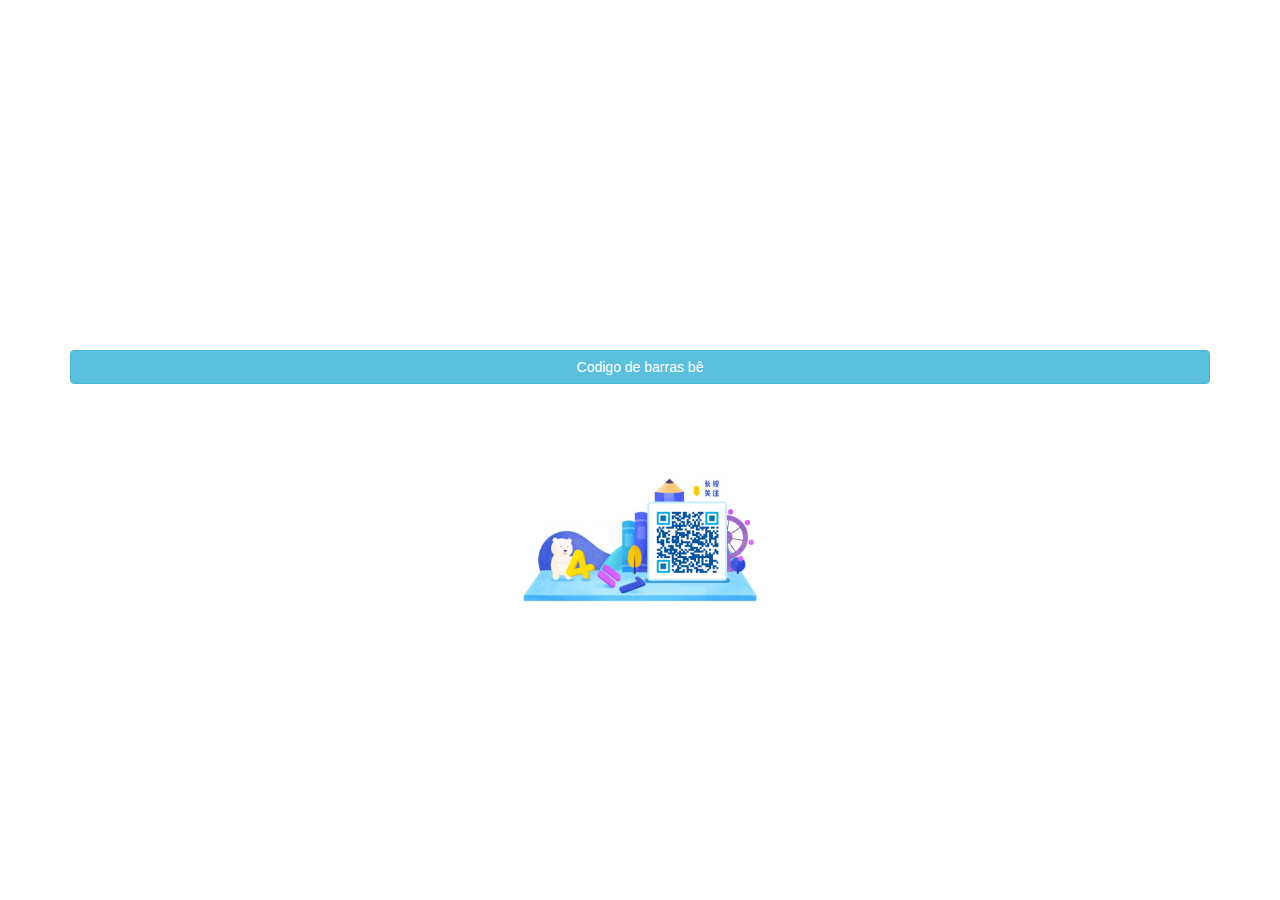
<file: www/index.html>
<!DOCTYPE HTML>
<html>
<head>
  <meta charset="utf-8">
  <meta name="viewport" content="width=device-width, initial-scale=1, maximum-scale=1, user-scalable=no, viewport-fit=cover">
  <meta http-equiv="Content-Security-Policy" content="default-src * data: gap: https://ssl.gstatic.com; style-src * 'unsafe-inline'; script-src * 'unsafe-inline' 'unsafe-eval'">

  <script src="components/loader.js"></script>
  <script src="https://code.jquery.com/jquery-3.4.1.min.js" integrity="sha256-CSXorXvZcTkaix6Yvo6HppcZGetbYMGWSFlBw8HfCJo=" crossorigin="anonymous"></script>
  <script src="components/acao.js"></script>
  

  <link rel="stylesheet" href="components/loader.css">
  <link rel="stylesheet" href="css/style.css">
  <link rel="stylesheet" href="css/bootstrap.min.css">

</head>
<body>


  <div class="container">
    <div class="row">
      <div class="col-xs-12">
       <div class="form-group">
        <button class="btn btn-info btn-block" id="codigoBarra">Codigo de barras bê</button>
       </div>
      </div>
    </div>

    <div class="row">
      <div class="col-xs-12">
        <img src="imagem/gif.gif" alt="">
      </div>
    </div>
  </div>

</body>
</html>
</file>
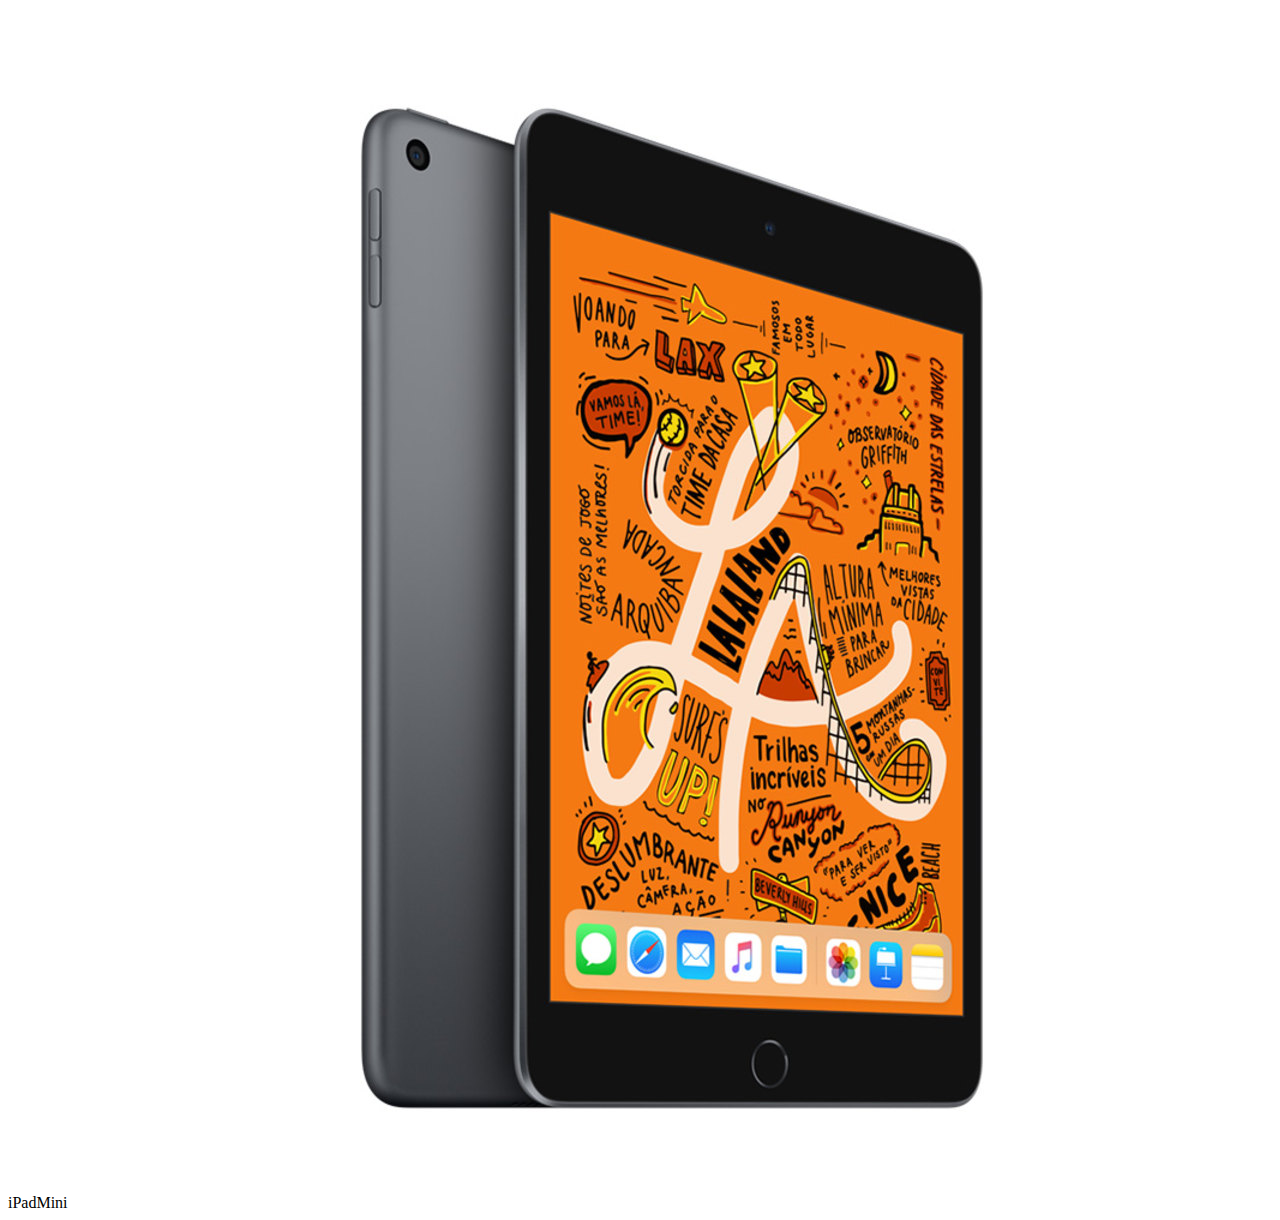
<file: www/1celular.html>
<!DOCTYPE HTML>
<html>
<head>
    <meta charset="utf-8">
    <meta name="viewport" content="width=device-width, height=device-height, initial-scale=1, maximum-scale=1, user-scalable=no">
    <meta http-equiv="Content-Security-Policy" content="default-src * data: gap: https://ssl.gstatic.com; style-src * 'unsafe-inline'; script-src * 'unsafe-inline' 'unsafe-eval'">
    <link rel="stylesheet" href="components/loader.css">
    <script src="components/loader.js"></script>
    <script>
        //
        // TODO: Write JavaScript code here
        //
    </script>
</head>
<body>
   <div class="container">
     <div class="row">
       <div class="col-xs-12">
         <div class="thumbnail">
           <label for="">iPadMini</label>
           <img src="imagem/iPadMini.jpg" alt="">
         </div>
         <label for=""></label>
       </div>
     </div>
   </div>
</body>
</html>
</file>
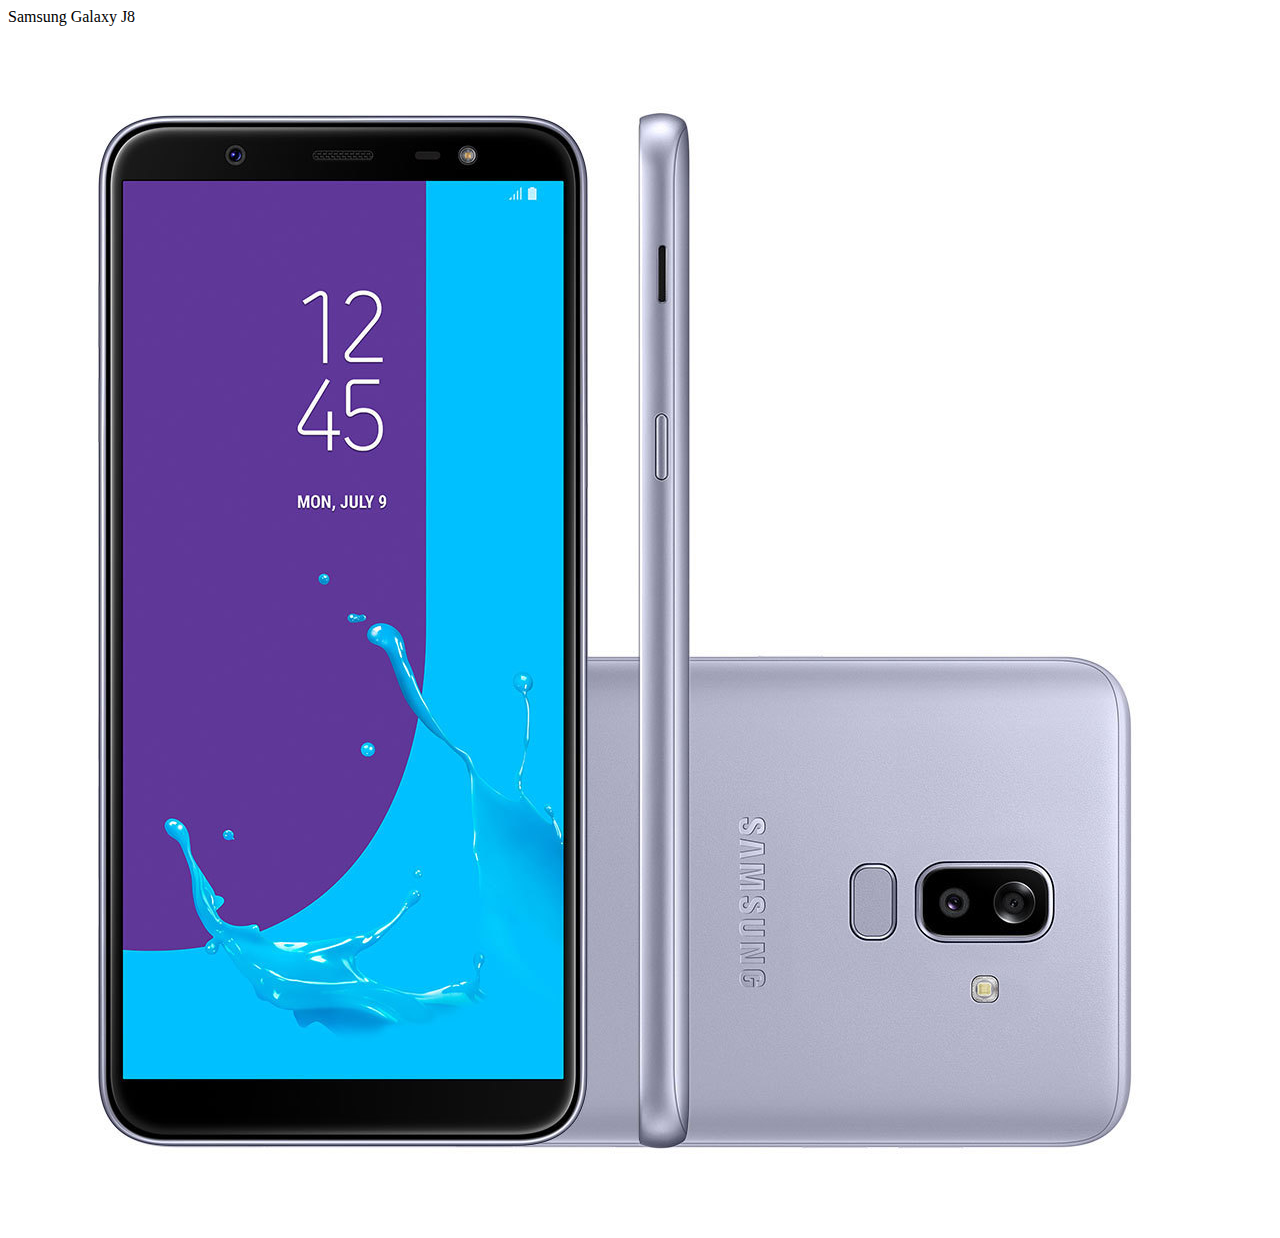
<file: www/2celula.html>
<!DOCTYPE HTML>
<html>
<head>
    <meta charset="utf-8">
    <meta name="viewport" content="width=device-width, height=device-height, initial-scale=1, maximum-scale=1, user-scalable=no">
    <meta http-equiv="Content-Security-Policy" content="default-src * data: gap: https://ssl.gstatic.com; style-src * 'unsafe-inline'; script-src * 'unsafe-inline' 'unsafe-eval'">
    <link rel="stylesheet" href="components/loader.css">
    <script src="components/loader.js"></script>

</head>
<body>

    <div class="container">
     <div class="row">
       <div class="col-xs-12">
         <div class="thumbnail">
           <label for="">Samsung Galaxy J8</label>
           <img src="imagem/Samsung.jpg" alt="">
         </div>
         <label for=""></label>
       </div>
     </div>
   </div>
</body>
</html>
</file>
<file: www/components/loader.css>
/**
 * This is an auto-generated code by Monaca JS/CSS Components.
 * Please do not edit by hand.
 */

/*** <GENERATED> ***/
</file>
<file: www/css/style.css>
/**/
*{
  margin-top: 70px;
 }
 img{
   width: 270px;
   height: 200px;
  	margin: auto;
  	position: absolute;
  	top: 0; left: 0; bottom: 0; right: 0;
 }
</file>
